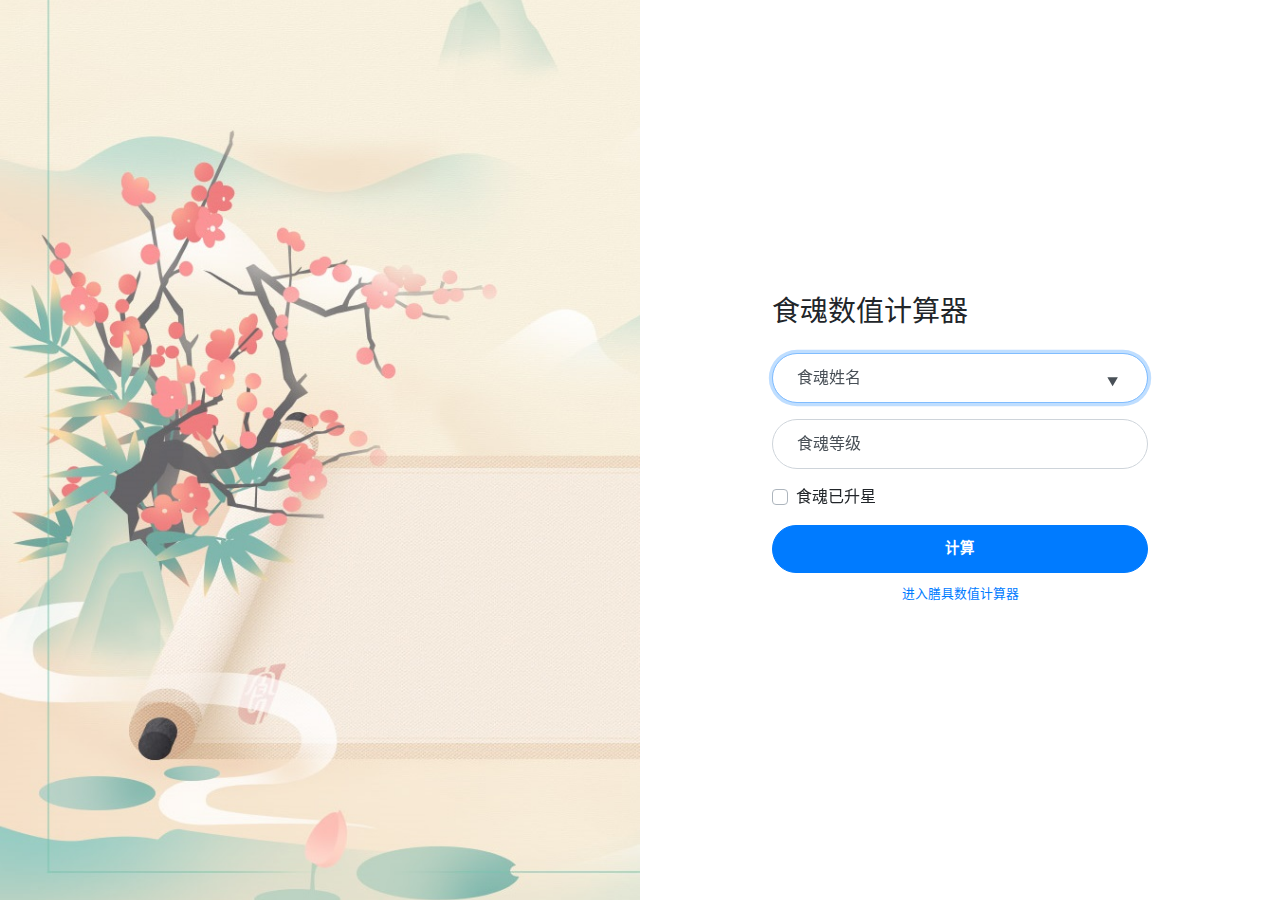
<file: index.html>
<!DOCTYPE html>

<html lang="zh-cn">

<head>
  <meta charset="utf-8">
  <meta name="description" content="食物语食魂膳具数值计算器">
  <meta name="viewport" content="width=device-width, initial-scale=1, maximum-scale=1, user-scalable=no">
  <title>食物语计算器</title>

  <link href="https://stackpath.bootstrapcdn.com/bootstrap/4.3.1/css/bootstrap.min.css" rel="stylesheet" id="bootstrap-css">
  <link href="css/calc.css" rel="stylesheet">

  <script src="https://cdnjs.cloudflare.com/ajax/libs/jquery/3.4.1/jquery.min.js"></script>
  <script src="https://stackpath.bootstrapcdn.com/bootstrap/4.3.1/js/bootstrap.bundle.min.js"></script>
  <script src="https://cdnjs.cloudflare.com/ajax/libs/popper.js/1.14.0/umd/popper.min.js"></script>
  <script src="js/bswindow.js"></script>
</head>

<body>
  <div class="container-fluid">
    <div class="row no-gutter">
      <div class="d-none d-md-flex col-md-4 col-lg-6 bg-image"></div>
      <div class="col-md-8 col-lg-6">
        <div class="login d-flex align-items-center py-5">
          <div class="container">
            <div class="row">
              <div class="col-md-9 col-lg-8 mx-auto">
                <h3 class="login-heading mb-4">食魂数值计算器</h3>
                <form>
                  <div class="form-label-group">
                    <input type="text" id="Qty" name="Qty" class="form-control" placeholder="食魂姓名" list="shs" required autofocus>
                    <label for="Qty">食魂姓名</label>
                    <datalist id="shs" style="display:none;">
                    </datalist>
                    <script type="text/javascript">
                      $.getJSON("data/value.json", function(data) {
                        $data = data;
                        var sh_names = Object.keys($data);
                        var options = '';
                        for (var i = 0; i < sh_names.length; i++)
                          options += '<option value="' + sh_names[i] + '" />';
                        document.getElementById('shs').innerHTML = options;
                      });
                    </script>
                  </div>

                  <div class="form-label-group">
                    <input type="number" id="Level" name="Level" class="form-control" placeholder="食魂等级" step="1" min="1" max="100" required>
                    <label for="Level">食魂等级</label>
                  </div>

                  <div class="custom-control custom-checkbox mb-3">
                    <input type="checkbox" class="custom-control-input" id="Starred">
                    <label class="custom-control-label" for="Starred">食魂已升星</label>
                  </div>
                  <button id="btnCalc" name="btnCalc" class="btn btn-lg btn-primary btn-block btn-login text-uppercase font-weight-bold mb-2" type="button">计算</button>
                  <div class="text-center">
                    <a class="small" href="calc_sj.html">进入膳具数值计算器</a></div>
                </form>
              </div>
            </div>
          </div>
        </div>
      </div>
    </div>
  </div>
  <script src="js/calc_sh.js"></script>
</body>

</html>
</file>
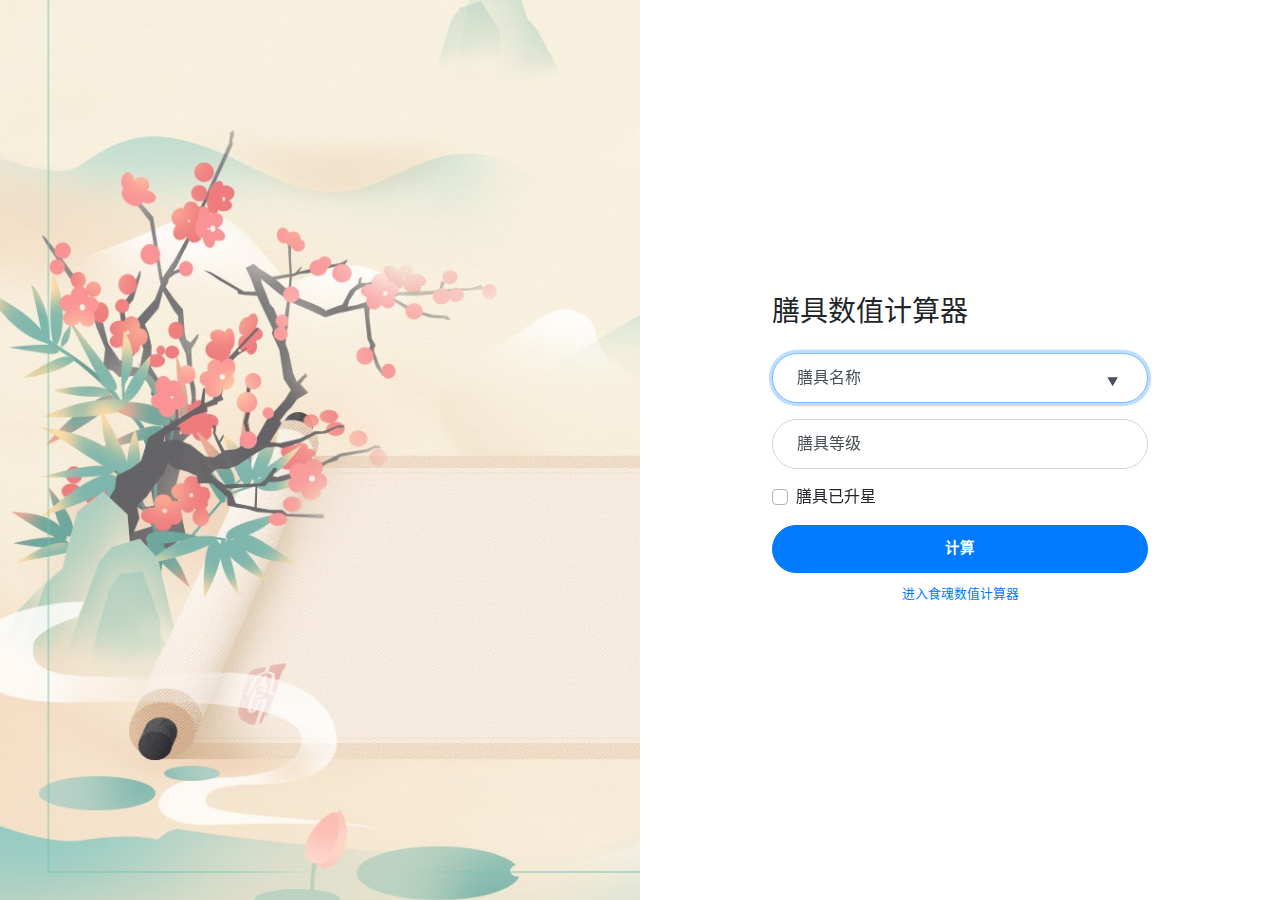
<file: calc_sj.html>
<!DOCTYPE html>

<html lang="zh-cn">

<head>
  <meta charset="utf-8">
  <meta name="description" content="食物语食魂膳具数值计算器">
  <meta name="viewport" content="width=device-width, initial-scale=1, maximum-scale=1, user-scalable=no">
  <title>食物语计算器</title>

  <link href="https://stackpath.bootstrapcdn.com/bootstrap/4.3.1/css/bootstrap.min.css" rel="stylesheet" id="bootstrap-css">
  <link href="css/calc.css" rel="stylesheet">

  <script src="https://cdnjs.cloudflare.com/ajax/libs/jquery/3.4.1/jquery.min.js"></script>
  <script src="https://stackpath.bootstrapcdn.com/bootstrap/4.3.1/js/bootstrap.bundle.min.js"></script>
  <script src="https://cdnjs.cloudflare.com/ajax/libs/popper.js/1.14.0/umd/popper.min.js"></script>
  <script src="js/bswindow.js"></script>
</head>

<body>
  <div class="container-fluid">
    <div class="row no-gutter">
      <div class="d-none d-md-flex col-md-4 col-lg-6 bg-image"></div>
      <div class="col-md-8 col-lg-6">
        <div class="login d-flex align-items-center py-5">
          <div class="container">
            <div class="row">
              <div class="col-md-9 col-lg-8 mx-auto">
                <h3 class="login-heading mb-4">膳具数值计算器</h3>
                <form>
                  <div class="form-label-group">
                    <input type="text" id="Qty" name="Qty" class="form-control" placeholder="膳具名称" list="shs" required autofocus>
                    <label for="Qty">膳具名称</label>
                    <datalist id="shs" style="display:none;">
                    </datalist>
                    <script type="text/javascript">
                      $.getJSON("data/value_sj.json", function(data) {
                        $data = data;
                        var sh_names = Object.keys($data);
                        var options = '';
                        for (var i = 0; i < sh_names.length; i++)
                          options += '<option value="' + sh_names[i] + '" />';
                        document.getElementById('shs').innerHTML = options;
                      });
                    </script>
                  </div>

                  <div class="form-label-group">
                    <input type="number" id="Level" name="Level" class="form-control" placeholder="膳具等级" step="1" min="1" max="50" required>
                    <label for="Level">膳具等级</label>
                  </div>

                  <div class="custom-control custom-checkbox mb-3">
                    <input type="checkbox" class="custom-control-input" id="Starred">
                    <label class="custom-control-label" for="Starred">膳具已升星</label>
                  </div>
                  <button id="btnCalc" name="btnCalc" class="btn btn-lg btn-primary btn-block btn-login text-uppercase font-weight-bold mb-2" type="button">计算</button>
                  <div class="text-center">
                    <a class="small" href="index.html">进入食魂数值计算器</a></div>
                </form>
              </div>
            </div>
          </div>
        </div>
      </div>
    </div>
  </div>
  <script src="js/calc_sj.js"></script>
</body>

</html>
</file>
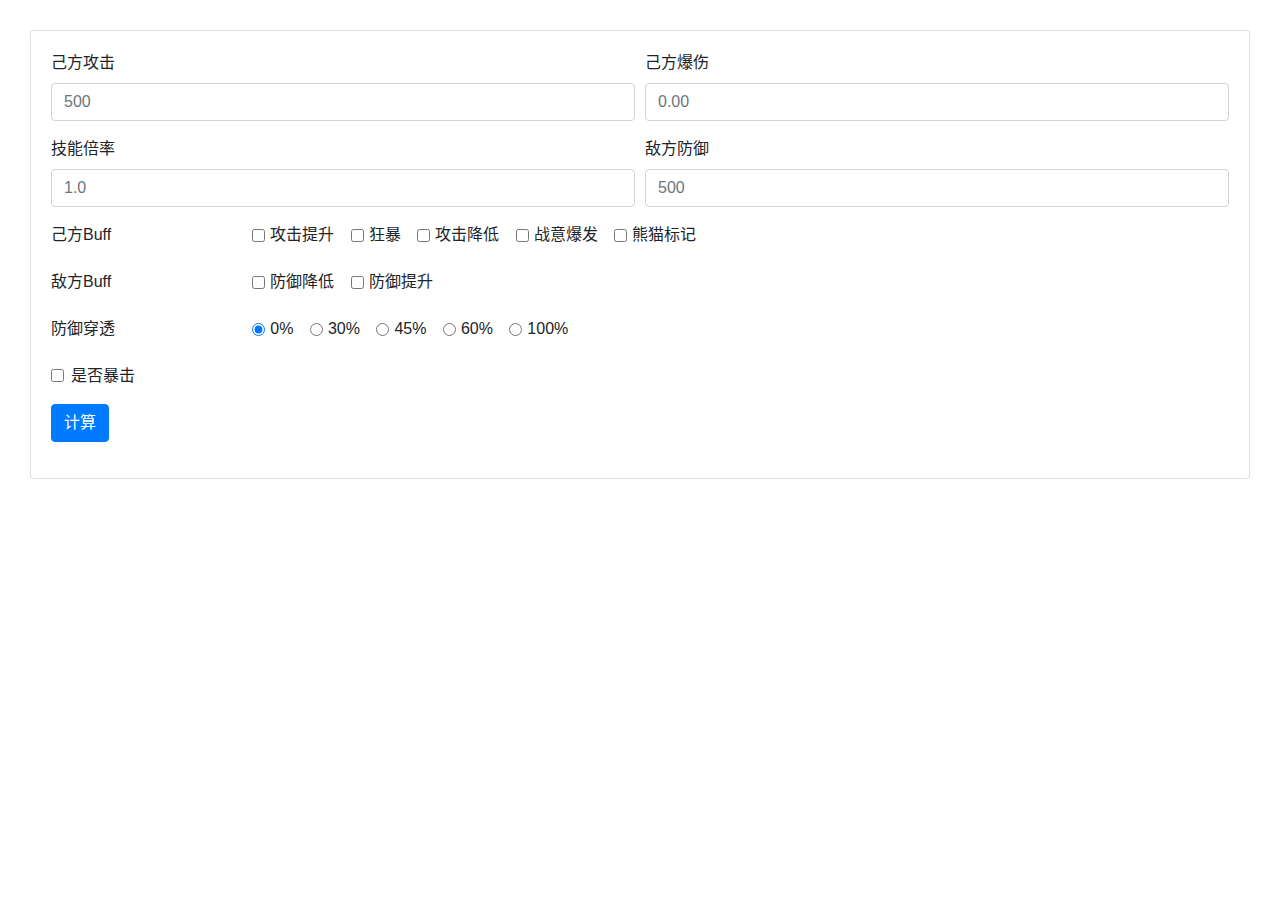
<file: damage.html>
<!DOCTYPE html>

<html lang="zh-cn">

<head>
  <meta charset="utf-8">
  <meta name="description" content="食物语伤害数值计算器">
  <title>食物语伤害计算器</title>
  <meta name="viewport" content="width=device-width, initial-scale=1, maximum-scale=1, user-scalable=no">

  <link href="https://stackpath.bootstrapcdn.com/bootstrap/4.3.1/css/bootstrap.min.css" rel="stylesheet" id="bootstrap-css">
  <link href="css/calc.css" rel="stylesheet">

  <script src="https://cdnjs.cloudflare.com/ajax/libs/jquery/3.4.1/jquery.min.js"></script>
  <script src="https://stackpath.bootstrapcdn.com/bootstrap/4.3.1/js/bootstrap.bundle.min.js"></script>
  <script src="https://cdnjs.cloudflare.com/ajax/libs/popper.js/1.14.0/umd/popper.min.js"></script>
  <script src="js/bswindow.js"></script>
</head>

<body>
  <div class="card" style="margin:30px; padding:20px;">
    <form>
      <div class="form-row">
        <div class="form-group col-md-6">
          <label for="inputAtk">己方攻击</label>
          <input type="number" step="1" min="1" class="form-control" id="inputAtk" placeholder="500">
        </div>
        <div class="form-group col-md-6">
          <label for="inputCriDmg">己方爆伤</label>
          <input type="number" class="form-control" id="inputCriDmg" placeholder="0.00">
        </div>
      </div>
      <div class="form-row">
        <div class="form-group col-md-6">
          <label for="inputRate">技能倍率</label>
          <input type="number" class="form-control" id="inputRate" placeholder="1.0">
        </div>
        <div class="form-group col-md-6">
          <label for="inputDef">敌方防御</label>
          <input type="number" step="1" min="0" required class="form-control" id="inputDef" placeholder="500" data-toggle="tooltip" data-placement="top" title="参考值：谦风八1435，金杏八995，胡桃八3480。(估测)">
        </div>
      </div>

      <fieldset class="form-group">
        <div class="row">
          <legend class="col-form-label col-sm-2 pt-0">己方Buff</legend>
          <div class="col-sm-10">
            <div class="form-check  form-check-inline">
              <input class="form-check-input" type="checkbox" name="buffs" id="buff25" value="0.25">
              <label class="form-check-label" for="buff25">
                攻击提升
              </label>
            </div>
            <div class="form-check form-check-inline">
              <input class="form-check-input" type="checkbox" name="buffs" id="buff50" value="0.5">
              <label class="form-check-label" for="buff50">
                狂暴
              </label>
            </div>
            <div class="form-check form-check-inline">
              <input class="form-check-input" type="checkbox" name="buffs" id="buffm30" value="-0.3">
              <label class="form-check-label" for="buffm30">
                攻击降低
              </label>
            </div>
            <div class="form-check form-check-inline">
              <input class="form-check-input" type="checkbox" name="buffs" id="buff18" value="0.18">
              <label class="form-check-label" for="buff18">
                战意爆发
              </label>
            </div>
            <div class="form-check form-check-inline">
              <input class="form-check-input" type="checkbox" name="buffs" id="buffm20" value="-0.2">
              <label class="form-check-label" for="buffm20">
                熊猫标记
              </label>
            </div>

          </div>
        </div>
      </fieldset>

      <fieldset class="form-group">
        <div class="row">
          <legend class="col-form-label col-sm-2 pt-0">敌方Buff</legend>
          <div class="col-sm-10">
            <div class="form-check  form-check-inline">
              <input class="form-check-input" type="checkbox" name="debuffs" id="debuffm60" value="-0.6">
              <label class="form-check-label" for="debuffm60">
                防御降低
              </label>
            </div>
            <div class="form-check form-check-inline">
              <input class="form-check-input" type="checkbox" name="debuffs" id="debuff60" value="0.6">
              <label class="form-check-label" for="debuff60">
                防御提升
              </label>
            </div>

          </div>
        </div>
      </fieldset>

      <fieldset class="form-group">
        <div class="row">
          <legend class="col-form-label col-sm-2 pt-0">防御穿透</legend>
          <div class="col-sm-10">
            <div class="form-check  form-check-inline">
              <input class="form-check-input" type="radio" name="penetrates" id="penetrate0" value="0" checked>
              <label class="form-check-label" for="penetrate0">
                0%
              </label>
            </div>
            <div class="form-check form-check-inline">
              <input class="form-check-input" type="radio" name="penetrates" id="penetrate30" value="0.3">
              <label class="form-check-label" for="penetrate30">
                30%
              </label>
            </div>
            <div class="form-check form-check-inline">
              <input class="form-check-input" type="radio" name="penetrates" id="penetrate45" value="0.45">
              <label class="form-check-label" for="penetrate45">
                45%
              </label>
            </div>
            <div class="form-check form-check-inline">
              <input class="form-check-input" type="radio" name="penetrates" id="penetrate60" value="0.6">
              <label class="form-check-label" for="penetrate60">
                60%
              </label>
            </div>
            <div class="form-check form-check-inline">
              <input class="form-check-input" type="radio" name="penetrates" id="penetrate100" value="1">
              <label class="form-check-label" for="penetrate100">
                100%
              </label>
            </div>
          </div>
        </div>
      </fieldset>

      <div class="form-group">
        <div class="form-check">
          <input class="form-check-input" type="checkbox" id="gridCri">
          <label class="form-check-label" for="gridCri">
            是否暴击
          </label>
        </div>
      </div>
      <div class="form-group">
        <button type="button" id="btnCalc" class="btn btn-primary">计算</button>
      </div>

      <div class="form-row" id="resultForm" hidden>
        <div class="form-group col-md-6">
          <label for="resultNum">伤害预估</label>
          <input type="number" class="form-control" id="resultNum" placeholder="" readonly>
        </div>
        <div class="form-group col-md-6">
          <label for="resultRange">伤害波动范围</label>
          <input type="text" class="form-control" id="resultRange" placeholder="" readonly>
        </div>
      </div>
    </form>
  </div>
</body>
<script>
  $(function() {
    $('[data-toggle="tooltip"]').tooltip()
  });

  function calc() {
    $dmg = $atk * (1 + $atk_buff) * $skill_rate * (1 + $critic_dmg) * ($atk / ($def * $dfs_perc + $atk));
    $dmg_low = ($dmg * 0.9).toFixed(0);
    $dmg_high = ($dmg * 1.1).toFixed(0);
    $dmg = $dmg.toFixed(0);

    $("#resultNum").val($dmg);
    $("#resultRange").val($dmg_low + "-" + $dmg_high);
  }

  $('#btnCalc').click(function() {
    $atk = parseInt($('#inputAtk').val());
    if(!$atk) $atk = 500;
    $atk_buff = 0;
    if ($("#buff25").prop("checked")) {
      $atk_buff += 0.25;
    }
    if ($("#buffm30").prop("checked")) {
      $atk_buff -= 0.3;
    }
    if ($("#buff50").prop("checked")) {
      $atk_buff += 0.5;
    }
    if ($("#buff18").prop("checked")) {
      $atk_buff += 0.18;
    }
    if ($("#buffm20").prop("checked")) {
      $atk_buff -= 0.2;
    }

    $skill_rate = parseFloat($('#inputRate').val());
    if(!$skill_rate) $skill_rate = 1;
    $def = parseFloat($('#inputDef').val());
    if(!$def) $def = 500;
    $critic_dmg = parseFloat($('#inputCriDmg').val());
    if(!$critic_dmg) $critic_dmg = 0;
    if(!$("#gridCri").prop("checked")) {
      $critic_dmg = 0;
    }

    $dfs_perc = 1.0;
    if ($("#debuff60").prop("checked")) {
      $dfs_perc += 0.6;
    }
    if ($("#debuffm60").prop("checked")) {
      $dfs_perc -= 0.6;
    }
    if ($("#penetrate30").prop("checked")) {
      $dfs_perc -= 0.3;
    }
    if ($("#penetrate45").prop("checked")) {
      $dfs_perc -= 0.45;
    }
    if ($("#penetrate60").prop("checked")) {
      $dfs_perc -= 0.6;
    }
    if ($("#penetrate100").prop("checked")) {
      $dfs_perc -= 1;
    }
    if($dfs_perc < 0) $dfs_perc = 0;

    calc();

    $('#resultForm')[0].hidden = 0;

    $('#resultNum').value = $atk;
  });
</script>

</html>
</file>
<file: css/calc.css>
:root {
  --input-padding-x: 1.5rem;
  --input-padding-y: 0.75rem;
}

.login,
.image {
  min-height: 100vh;
}

.bg-image {
  background-image: url('../image/bg2.jpg');
  background-size: cover;
  background-position: center;
}

.login-heading {
  font-weight: 300;
}

.btn-login {
  font-size: 0.9rem;
  letter-spacing: 0.05rem;
  padding: 0.75rem 1rem;
  border-radius: 2rem;
}

.form-label-group {
  position: relative;
  margin-bottom: 1rem;
}

.form-label-group>input,
.form-label-group>label {
  padding: var(--input-padding-y) var(--input-padding-x);
  height: auto;
  border-radius: 2rem;
}

.form-label-group>label {
  position: absolute;
  top: 0;
  left: 0;
  display: block;
  width: 100%;
  margin-bottom: 0;
  /* Override default `<label>` margin */
  line-height: 1.5;
  color: #495057;
  cursor: text;
  /* Match the input under the label */
  border: 1px solid transparent;
  border-radius: .25rem;
  transition: all .1s ease-in-out;
}

.form-label-group input::-webkit-input-placeholder {
  color: transparent;
}

.form-label-group input:-ms-input-placeholder {
  color: transparent;
}

.form-label-group input::-ms-input-placeholder {
  color: transparent;
}

.form-label-group input::-moz-placeholder {
  color: transparent;
}

.form-label-group input::placeholder {
  color: transparent;
}

.form-label-group input:not(:placeholder-shown) {
  padding-top: calc(var(--input-padding-y) + var(--input-padding-y) * (2 / 3));
  padding-bottom: calc(var(--input-padding-y) / 3);
}

.form-label-group input:not(:placeholder-shown)~label {
  padding-top: calc(var(--input-padding-y) / 3);
  padding-bottom: calc(var(--input-padding-y) / 3);
  font-size: 12px;
  color: #777;
}

/* Fallback for Edge
-------------------------------------------------- */

@supports (-ms-ime-align: auto) {
  .form-label-group>label {
    display: none;
  }
  .form-label-group input::-ms-input-placeholder {
    color: #777;
  }
}

/* Fallback for IE
-------------------------------------------------- */

@media all and (-ms-high-contrast: none),
(-ms-high-contrast: active) {
  .form-label-group>label {
    display: none;
  }
  .form-label-group input:-ms-input-placeholder {
    color: #777;
  }
}
</file>
